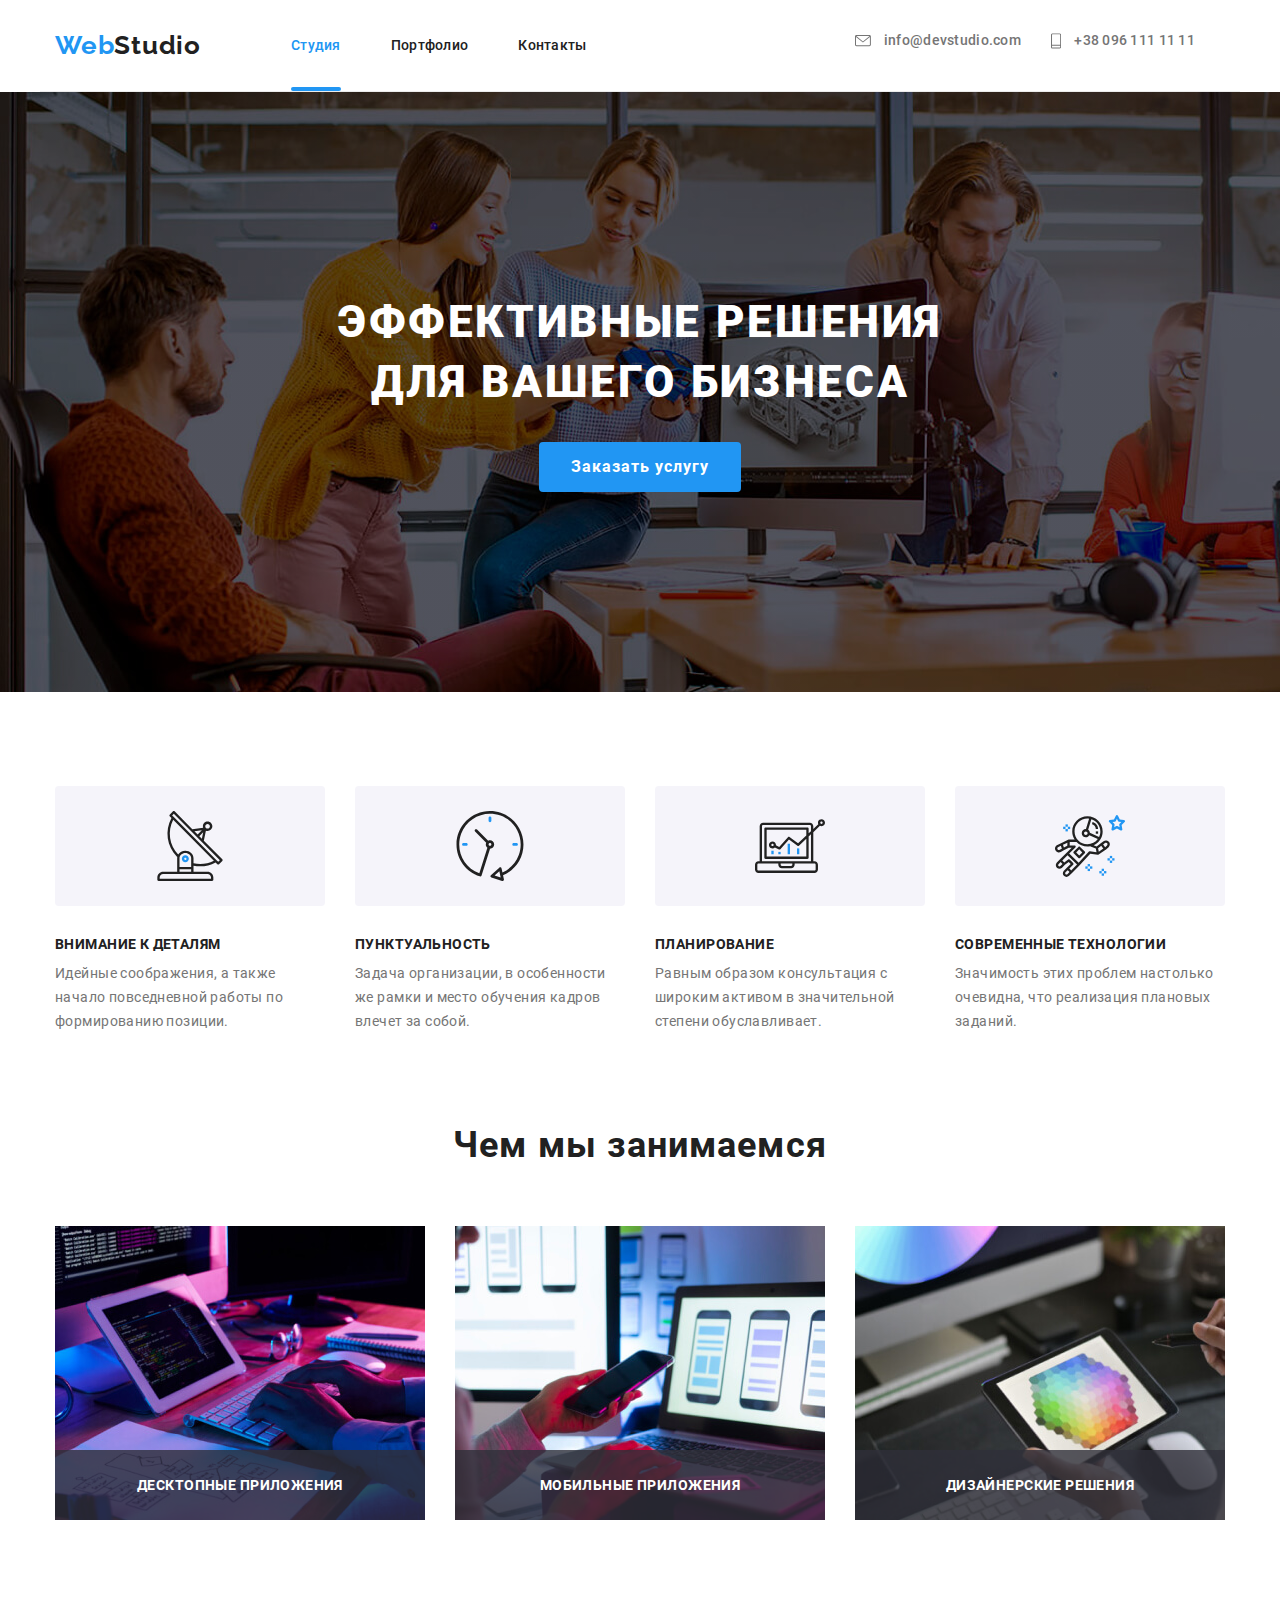
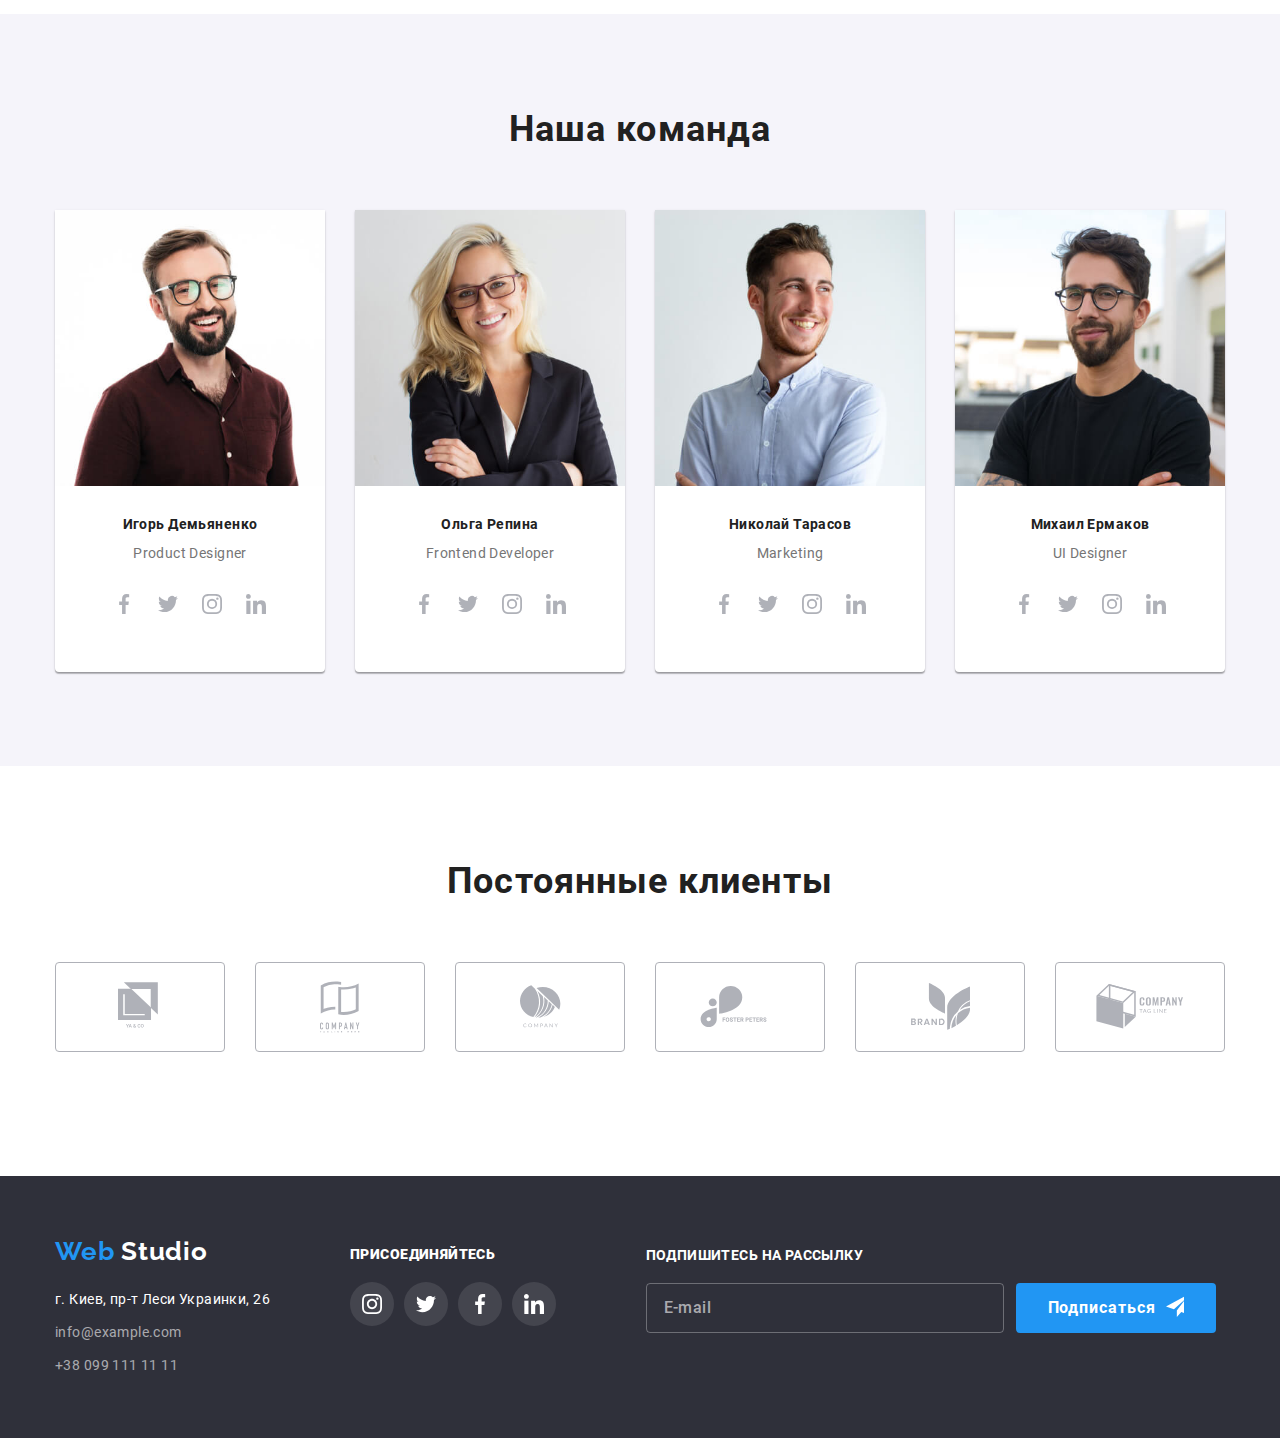
<file: index.html>
<!DOCTYPE html>
<html lang="ru">
  <head>
    <meta charset="UTF-8" />
    <meta name="viewport" content="width=device-width, initial-scale=1.0" />
    <title>Web Studio</title>
    <link rel="stylesheet" href="./css/main.min.css" />
  </head>

  <body>
    <header class="header-page">
      <div class="container navigation">
        <a href="./" class="logo-header"
          ><span class="logo-web">Web</span>Studio</a
        >
        <button type="button" class="btn-bg is-open" data-menu-button>
          <svg
            width="30"
            height="30"
            aria-label="Переключатель мобильного меню"
          >
            <use
              class="icon-menu"
              href="./img/icons/sprite.svg#icon-menu-mob"
            ></use>
            <use
              class="icon-close"
              href="./img/icons/sprite.svg#icon-close"
            ></use>
          </svg>
        </button>

        <div class="bg-menu" data-menu>
          <nav>
            <ul class="list nav-list">
              <li class="nav-list-item">
                <a href="./index.html" class="menu-link current"> Студия </a>
              </li>
              <li class="nav-list-item">
                <a href="./portfolio.html" class="menu-link">Портфолио</a>
              </li>
              <li class="nav-list-item">
                <a href="#" class="menu-link">Контакты</a>
              </li>
            </ul>
          </nav>

          <div class="link-list">
            <a href="mailto:info@devstudio.com" class="contacts-link"
              ><svg class="mail-link" width="16" height="12">
                <use href="./img/icons/sprite.svg#icon-letter"></use>
              </svg>
              info@devstudio.com
            </a>

            <a href="tel:+380961111111" class="contacts-link"
              ><svg class="mail-link" width="10" height="16">
                <use href="./img/icons/sprite.svg#icon-mobile"></use>
              </svg>
              +38 096 111 11 11
            </a>
          </div>
        </div>
      </div>
    </header>
    <main>
      <!--Hero-->
      <section class="section-hero">
        <div class="container">
          <h1 class="hero-title">
            ЭФФЕКТИВНЫЕ РЕШЕНИЯ <br />
            ДЛЯ ВАШЕГО БИЗНЕСА
          </h1>
          <button type="button" class="btn hero-btn" data-modal-open>
            Заказать услугу
          </button>
        </div>
      </section>

      <!--Our benefits-->
      <section class="benefits">
        <!--there is h2, so next there are h3 in this section, not <p>-->
        <div class="container">
          <h2 hidden>Our benefits</h2>
          <ul class="list benefits-list">
            <li class="benefits-item item-details">
              <h3 class="benefits-title">ВНИМАНИЕ К ДЕТАЛЯМ</h3>
              <p class="main-text">
                Идейные соображения, а также начало повседневной работы по
                формированию позиции.
              </p>
            </li>
            <li class="benefits-item item-punctual">
              <h3 class="benefits-title">ПУНКТУАЛЬНОСТЬ</h3>
              <p class="main-text">
                Задача организации, в особенности же рамки и место обучения
                кадров влечет за собой.
              </p>
            </li>
            <li class="benefits-item item-planing">
              <h3 class="benefits-title">ПЛАНИРОВАНИЕ</h3>
              <p class="main-text">
                Равным образом консультация с широким активом в значительной
                степени обуславливает.
              </p>
            </li>
            <li class="benefits-item item-technology">
              <h3 class="benefits-title">СОВРЕМЕННЫЕ ТЕХНОЛОГИИ</h3>
              <p class="main-text">
                Значимость этих проблем настолько очевидна, что реализация
                плановых заданий.
              </p>
            </li>
          </ul>
        </div>
      </section>

      <!--What do we do-->
      <section class="section-what-we-do">
        <div class="container what-we-do">
          <h2 class="section-title">Чем мы занимаемся</h2>
          <ul class="list what-we-do-list">
            <li class="what-we-do-item">
              <picture>
                <source srcset="./img_respons/work-list/d-app/img.jpg 1x" />
                <source srcset="./img_respons/work-list/d-app/img@2x.jpg 2x" />

                <img
                  src="./img_respons/work-list/d-app/img.jpg"
                  alt="Десктопные
              приложения"
                  width="370"
                />
              </picture>

              <p class="what-we-do-text">ДЕСКТОПНЫЕ ПРИЛОЖЕНИЯ</p>
            </li>
            <li class="what-we-do-item">
              <picture>
                <source srcset="./img_respons/work-list/m-app/img.jpg 1x" />
                <source srcset="./img_respons/work-list/m-app/img@2x.jpg 2x" />

                <img
                  src="./img_respons/work-list/m-app/img.jpg"
                  alt="Мобильные приложения"
                  width="370"
                />
              </picture>

              <p class="what-we-do-text">МОБИЛЬНЫЕ ПРИЛОЖЕНИЯ</p>
            </li>
            <li class="what-we-do-item">
              <picture>
                <source srcset="./img_respons/work-list/design/img.jpg 1x" />
                <source srcset="./img_respons/work-list/design/img@2x.jpg 2x" />

                <img
                  src="./img_respons/work-list/design/img.jpg"
                  alt="Дизайнерские решения"
                  width="370"
                />
              </picture>

              <p class="what-we-do-text">ДИЗАЙНЕРСКИЕ РЕШЕНИЯ</p>
            </li>
          </ul>
        </div>
      </section>

      <!--Our team-->
      <section class="our-team">
        <div class="container">
          <h2 class="section-title">Наша команда</h2>
          <ul class="list team-list">
            <li class="person-list">
              <picture>
                <source
                  srcset="
                    ./img_respons/team/demjanenko-desk/img.jpg    1x,
                    ./img_respons/team/demjanenko-desk/img@2x.jpg 2x
                  "
                  media="(min-widht: 1200px)"
                />
                <source
                  srcset="
                    ./img_respons/team/demjanenko-tab/team1.jpg    1x,
                    ./img_respons/team/demjanenko-tab/team1@2x.jpg 2x
                  "
                  media="(min-widht: 768px)"
                />

                <source
                  srcset="
                    ./img_respons/team/demjanenko-mob/img.jpg    1x,
                    ./img_respons/team/demjanenko-mob/img@2x.jpg 2x
                  "
                  media="(max-widht: 767px)"
                />
                <img
                  src="./img_respons/team/demjanenko-mob/img.jpg"
                  alt="Игорь Демьяненко"
                  width="450"
                />
              </picture>

              <h3 class="names">Игорь Демьяненко</h3>
              <p class="main-text">Product Designer</p>
              <ul class="list team-social-link-list">
                <li>
                  <a
                    href="#"
                    aria-label="ссылка Facebook"
                    class="team-social-link"
                  >
                    <svg class="link-icon" width="20" height="20">
                      <use href="./img/icons/sprite.svg#icon-facebook"></use>
                    </svg>
                  </a>
                </li>
                <li>
                  <a
                    href="#"
                    aria-label="ссылка Twitter"
                    class="team-social-link"
                  >
                    <svg class="link-icon" width="20" height="20">
                      <use href="./img/icons/sprite.svg#icon-twitter"></use>
                    </svg>
                  </a>
                </li>
                <li>
                  <a
                    href="#"
                    aria-label="ссылка Instagram"
                    class="team-social-link"
                  >
                    <svg class="link-icon" width="20" height="20">
                      <use href="./img/icons/sprite.svg#icon-instagram"></use>
                    </svg>
                  </a>
                </li>
                <li>
                  <a
                    href="#"
                    aria-label="ссылка LinkIn"
                    class="team-social-link"
                  >
                    <svg class="link-icon" width="20" height="20">
                      <use href="./img/icons/sprite.svg#icon-linkedin"></use>
                    </svg>
                  </a>
                </li>
              </ul>
            </li>
            <li class="person-list">
              <picture>
                <source
                  srcset="
                    ./img_respons/team/repina-desk/img.jpg    1x,
                    ./img_respons/team/repina-desk/img@2x.jpg 2x
                  "
                  media="(min-widht: 1200px)"
                />
                <source
                  srcset="
                    ./img_respons/team/repina-tab/img.jpg    1x,
                    ./img_respons/team/repina-tab/img@2x.jpg 2x
                  "
                  media="(min-widht: 768px)"
                />

                <source
                  srcset="
                    ./img_respons/team/repina-mob/img.jpg    1x,
                    ./img_respons/team/repina-mob/img@2x.jpg 2x
                  "
                  media="(max-widht: 767px)"
                />
                <img
                  src="./img_respons/team/repina-mob/img.jpg"
                  alt="Ольга Репина"
                  width="450"
                />
              </picture>

              <h3 class="names">Ольга Репина</h3>
              <p class="main-text">Frontend Developer</p>
              <ul class="list team-social-link-list">
                <li>
                  <a
                    href="#"
                    aria-label="ссылка Facebook"
                    class="team-social-link"
                  >
                    <svg class="link-icon" width="20" height="20">
                      <use href="./img/icons/sprite.svg#icon-facebook"></use>
                    </svg>
                  </a>
                </li>
                <li>
                  <a
                    href="#"
                    aria-label="ссылка Twitter"
                    class="team-social-link"
                  >
                    <svg class="link-icon" width="20" height="20">
                      <use href="./img/icons/sprite.svg#icon-twitter"></use>
                    </svg>
                  </a>
                </li>
                <li>
                  <a
                    href="#"
                    aria-label="ссылка Instagram"
                    class="team-social-link"
                  >
                    <svg class="link-icon" width="20" height="20">
                      <use href="./img/icons/sprite.svg#icon-instagram"></use>
                    </svg>
                  </a>
                </li>
                <li>
                  <a
                    href="#"
                    aria-label="ссылка LinkIn"
                    class="team-social-link"
                  >
                    <svg class="link-icon" width="20" height="20">
                      <use href="./img/icons/sprite.svg#icon-linkedin"></use>
                    </svg>
                  </a>
                </li>
              </ul>
            </li>

            <li class="person-list">
              <picture>
                <source
                  srcset="
                    ./img_respons/team/tarasov-desk/img.jpg    1x,
                    ./img_respons/team/tarasov-desk/img@2x.jpg 2x
                  "
                  media="(min-widht: 1200px)"
                />
                <source
                  srcset="
                    ./img_respons/team/tarasov-tab/img.jpg    1x,
                    ./img_respons/team/tarasov-tab/img@2x.jpg 2x
                  "
                  media="(min-widht: 768px)"
                />

                <source
                  srcset="
                    ./img_respons/team/tarasov-mob/img.jpg    1x,
                    ./img_respons/team/tarasov-mob/img@2x.jpg 2x
                  "
                  media="(max-widht: 767px)"
                />
                <img
                  src="./img_respons/team/tarasov-mob/img.jpg"
                  alt="Николай Тарасов"
                  width="450"
                />
              </picture>

              <h3 class="names">Николай Тарасов</h3>
              <p class="main-text">Marketing</p>
              <ul class="list team-social-link-list">
                <li>
                  <a
                    href="#"
                    aria-label="ссылка Facebook"
                    class="team-social-link"
                  >
                    <svg class="link-icon" width="20" height="20">
                      <use href="./img/icons/sprite.svg#icon-facebook"></use>
                    </svg>
                  </a>
                </li>
                <li>
                  <a
                    href="#"
                    aria-label="ссылка Twitter"
                    class="team-social-link"
                  >
                    <svg class="link-icon" width="20" height="20">
                      <use href="./img/icons/sprite.svg#icon-twitter"></use>
                    </svg>
                  </a>
                </li>
                <li>
                  <a
                    href="#"
                    aria-label="ссылка Instagram"
                    class="team-social-link"
                  >
                    <svg class="link-icon" width="20" height="20">
                      <use href="./img/icons/sprite.svg#icon-instagram"></use>
                    </svg>
                  </a>
                </li>
                <li>
                  <a
                    href="#"
                    aria-label="ссылка LinkIn"
                    class="team-social-link"
                  >
                    <svg class="link-icon" width="20" height="20">
                      <use href="./img/icons/sprite.svg#icon-linkedin"></use>
                    </svg>
                  </a>
                </li>
              </ul>
            </li>
            <li class="person-list">
              <picture>
                <source
                  srcset="
                    ./img_respons/team/ermakov-desk/img.jpg    1x,
                    ./img_respons/team/ermakov-desk/img@2x.jpg 2x
                  "
                  media="(min-widht: 1200px)"
                />
                <source
                  srcset="
                    ./img_respons/team/ermakov-tab/img.jpg    1x,
                    ./img_respons/team/ermakov-tab/img@2x.jpg 2x
                  "
                  media="(min-widht: 768px)"
                />

                <source
                  srcset="
                    ./img_respons/team/ermakov-mob/img.jpg    1x,
                    ./img_respons/team/ermakov-mob/img@2x.jpg 2x
                  "
                  media="(max-widht: 767px)"
                />
                <img
                  src="./img_respons/team/ermakov-mob/img.jpg"
                  alt="Михаил Ермаков"
                  width="450"
                />
              </picture>

              <h3 class="names">Михаил Ермаков</h3>
              <p class="main-text">UI Designer</p>
              <ul class="list team-social-link-list">
                <li>
                  <a
                    href="#"
                    aria-label="ссылка Facebook"
                    class="team-social-link"
                  >
                    <svg class="link-icon" width="20" height="20">
                      <use href="./img/icons/sprite.svg#icon-facebook"></use>
                    </svg>
                  </a>
                </li>
                <li>
                  <a
                    href="#"
                    aria-label="ссылка Twitter"
                    class="team-social-link"
                  >
                    <svg class="link-icon" width="20" height="20">
                      <use href="./img/icons/sprite.svg#icon-twitter"></use>
                    </svg>
                  </a>
                </li>
                <li>
                  <a
                    href="#"
                    aria-label="ссылка Instagram"
                    class="team-social-link"
                  >
                    <svg class="link-icon" width="20" height="20">
                      <use href="./img/icons/sprite.svg#icon-instagram"></use>
                    </svg>
                  </a>
                </li>
                <li>
                  <a
                    href="#"
                    aria-label="ссылка LinkIn"
                    class="team-social-link"
                  >
                    <svg class="link-icon" width="20" height="20">
                      <use href="./img/icons/sprite.svg#icon-linkedin"></use>
                    </svg>
                  </a>
                </li>
              </ul>
            </li>
          </ul>
        </div>
      </section>
      <!--Clients-->
      <section>
        <div class="container">
          <h2 class="section-title">Постоянные клиенты</h2>
          <ul class="list clients-list">
            <li class="clients-list-item">
              <a href="#" aria-label="ссылка YA & CO" class="logo-list">
                <svg class="logo" width="44" height="49">
                  <use href="./img/icons/sprite.svg#icon-logo1"></use>
                </svg>
              </a>
            </li>
            <li class="clients-list-item">
              <a href="#" aria-label="ссылка YA & CO" class="logo-list">
                <svg class="logo" width="40" height="52">
                  <use href="./img/icons/sprite.svg#icon-logo2"></use>
                </svg>
              </a>
            </li>
            <li class="clients-list-item">
              <a href="#" aria-label="ссылка YA & CO" class="logo-list">
                <svg class="logo" width="41" height="43">
                  <use href="./img/icons/sprite.svg#icon-logo3"></use>
                </svg>
              </a>
            </li>
            <li class="clients-list-item">
              <a href="#" aria-label="ссылка YA & CO" class="logo-list">
                <svg class="logo" width="80" height="42">
                  <use href="./img/icons/sprite.svg#icon-logo4"></use>
                </svg>
              </a>
            </li>
            <li class="clients-list-item">
              <a href="#" aria-label="ссылка YA & CO" class="logo-list">
                <svg class="logo" width="59" height="47">
                  <use href="./img/icons/sprite.svg#icon-logo5"></use>
                </svg>
              </a>
            </li>
            <li class="clients-list-item">
              <a href="#" aria-label="ссылка YA & CO" class="logo-list">
                <svg class="logo" width="88" height="45">
                  <use href="./img/icons/sprite.svg#icon-logo6"></use>
                </svg>
              </a>
            </li>
          </ul>
        </div>
      </section>
    </main>

    <footer class="footer">
      <div class="container footer-container">
        <div class="tablet-footer">
          <div class="footer-div">
            <a href="./" class="logo-footer"
              ><span class="logo-web">Web </span>Studio</a
            >
            <address class="address">
              <p>г. Киев, пр-т Леси Украинки, 26</p>
              <a href="mailto:info@example.com" class="address-link"
                >info@example.com</a
              >
              <a href="tel:+380991111111" class="address-link"
                >+38 099 111 11 11</a
              >
            </address>
          </div>

          <!--JoinUS-->
          <div class="join-us footer-div">
            <p><b>ПРИСОЕДИНЯЙТЕСЬ</b></p>
            <ul class="list join-us-list">
              <li class="join-us-list-item item-instagram">
                <a href="#" aria-label="ссылка Instagram"></a>
              </li>
              <li class="join-us-list-item item-twitter">
                <a href="#" aria-label="ссылка Twitter"></a>
              </li>
              <li class="join-us-list-item item-facebook">
                <a href="#" aria-label="ссылка Facebook"></a>
              </li>
              <li class="join-us-list-item item-linkin">
                <a href="#" aria-label="ссылка LinkIn"></a>
              </li>
            </ul>
          </div>
        </div>
        <!--for mailing-block-->
        <div class="mailing">
          <p><b>ПОДПИШИТЕСЬ НА РАССЫЛКУ</b></p>
          <div class="mailing-block">
            <input
              type="mail"
              class="input-mailing-block"
              placeholder="E-mail"
            />
            <button type="button" class="btn">Подписаться</button>
          </div>
        </div>
      </div>
    </footer>

    <div class="backdrop is-hidden" data-modal>
      <div class="modal">
        <h2 class="modal-title">Оставьте свои данные, мы вам перезвоним</h2>
        <form class="form">
          <div class="form-field">
            <input
              type="name"
              class="modal-text form-field-input"
              name="Имя"
              id="name"
            />
            <label for="name" class="form-field-label">Имя</label>
            <svg class="form-logo" width="18" height="18">
              <use href="./img/icons/sprite.svg#icon-person"></use>
            </svg>
          </div>

          <div class="form-field">
            <svg class="form-logo" width="18" height="18">
              <use href="./img/icons/sprite.svg#icon-phone"></use>
            </svg>

            <input
              type="name"
              class="modal-text form-field-input"
              name="Имя"
              id="name"
            />
            <label for="name" class="form-field-label">Телефон</label>
          </div>

          <div class="form-field">
            <svg class="form-logo" width="18" height="18">
              <use href="./img/icons/sprite.svg#icon-mletter"></use>
            </svg>

            <input
              type="name"
              class="modal-text form-field-input"
              name="Имя"
              id="name"
            />
            <label for="name" class="form-field-label">Почта</label>
          </div>

          <div class="form-field">
            <textarea
              name="comment"
              class="modal-text form-field-textarea"
              rows="5"
              placeholder="Введите текст"
            ></textarea>
            <label for="name" class="form-field-label">Комментарий</label>
          </div>

          <div class="form-field-agree">
            <label class="form-field-agree-label">
              <input type="checkbox" class="form-field-agree-input" />
              <span class="checked-icon"></span>
              Соглашаюсь с рассылкой и принимаю
            </label>

            <a href="#" class="form-field-link">Условия договора</a>
          </div>

          <button type="button" class="btn">Отправить</button>
        </form>
        <button type="button" class="modal-button" data-modal-close>
          <svg class="modal-icon" width="25" height="25">
            <use href="./img/icons/sprite.svg#icon-close"></use>
          </svg>
        </button>
      </div>
    </div>

    <script src="./js/menu.js"></script>
    <script src="./js/modal.js"></script>
  </body>
</html>
</file>
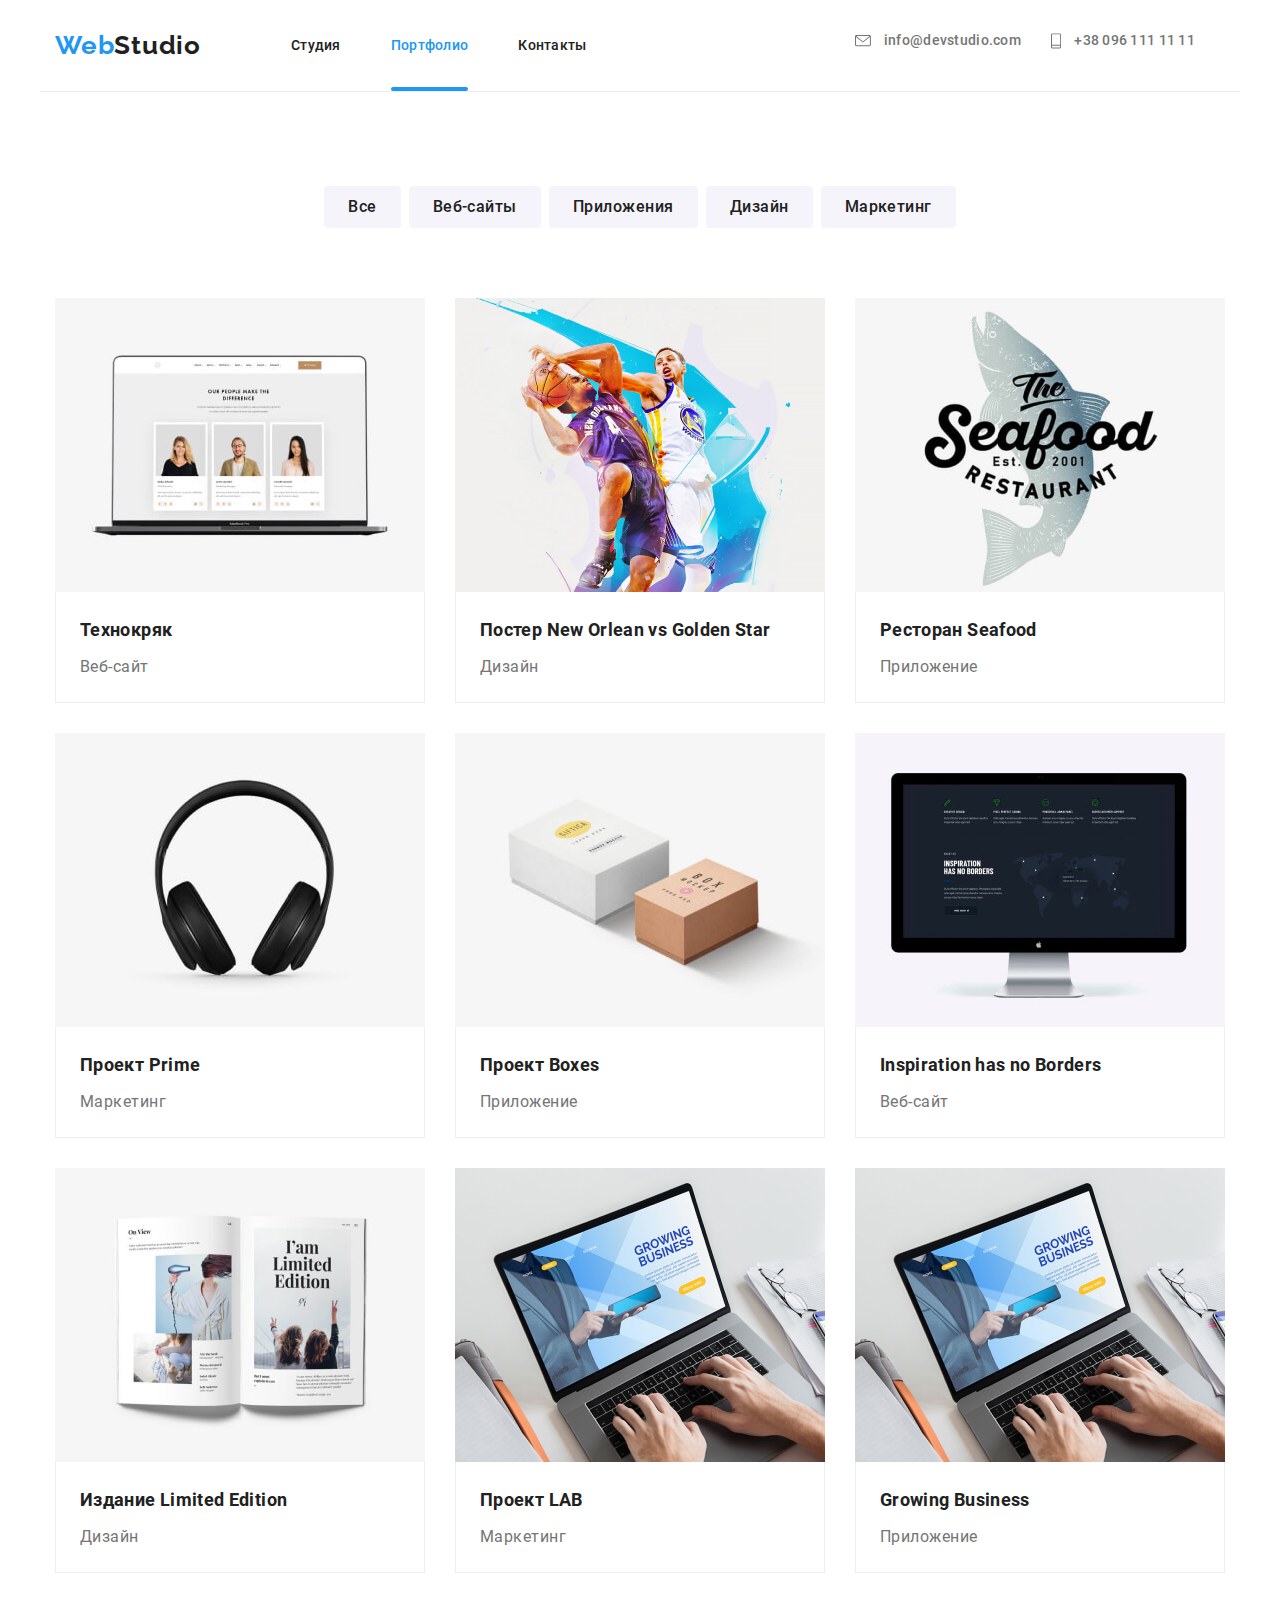
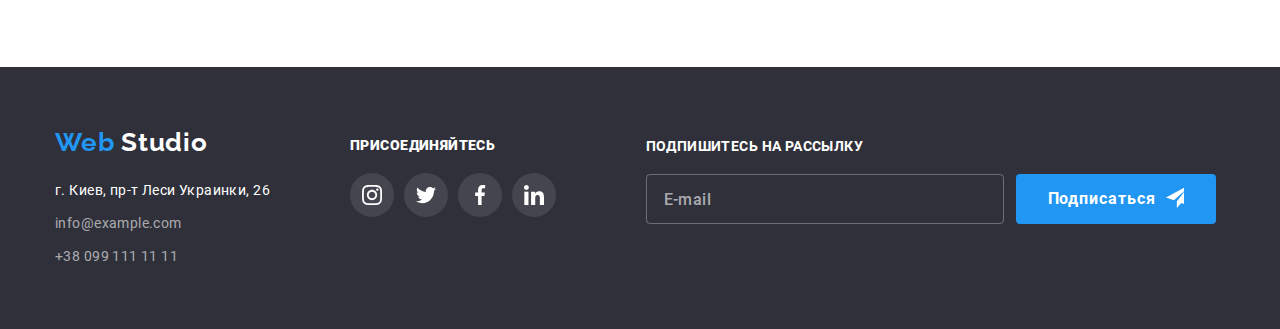
<file: portfolio.html>
<!DOCTYPE html>
<html lang="ru">
  <head>
    <meta charset="UTF-8" />
    <meta name="viewport" content="width=device-width, initial-scale=1.0" />
    <title>Portfolio</title>
    <link rel="stylesheet" href="./css/portfolio.min.css" />
  </head>

  <body>
    <header class="header-page">
      <div class="container navigation">
        <a href="./" class="logo-header"
          ><span class="logo-web">Web</span>Studio</a
        >
        <button type="button" class="btn-bg is-open" data-menu-button>
          <svg
            width="30"
            height="30"
            aria-label="Переключатель мобильного меню"
          >
            <use
              class="icon-menu"
              href="./img/icons/sprite.svg#icon-menu-mob"
            ></use>
            <use
              class="icon-close"
              href="./img/icons/sprite.svg#icon-close"
            ></use>
          </svg>
        </button>

        <div class="bg-menu" data-menu>
          <nav>
            <ul class="list nav-list">
              <li class="nav-list-item">
                <a href="./index.html" class="menu-link"> Студия </a>
              </li>
              <li class="nav-list-item">
                <a href="./portfolio.html" class="menu-link current"
                  >Портфолио</a
                >
              </li>
              <li class="nav-list-item">
                <a href="#" class="menu-link">Контакты</a>
              </li>
            </ul>
          </nav>

          <div class="link-list">
            <a href="mailto:info@devstudio.com" class="contacts-link"
              ><svg class="mail-link" width="16" height="12">
                <use href="./img/icons/sprite.svg#icon-letter"></use>
              </svg>
              info@devstudio.com
            </a>

            <a href="tel:+380961111111" class="contacts-link"
              ><svg class="mail-link" width="10" height="16">
                <use href="./img/icons/sprite.svg#icon-mobile"></use>
              </svg>
              +38 096 111 11 11
            </a>
          </div>
        </div>
      </div>
    </header>
    <main>
      <h1 hidden>Portfolio</h1>
      <!--Projects-->
      <section class="section-portfolio">
        <div class="container pf-container">
          <ul class="list button-list">
            <li class="button-list-item">
              <button type="button" class="btn-portfolio">Все</button>
            </li>
            <li class="button-list-item">
              <button type="button" class="btn-portfolio">Веб-сайты</button>
            </li>
            <li class="button-list-item">
              <button type="button" class="btn-portfolio">Приложения</button>
            </li>
            <li class="button-list-item">
              <button type="button" class="btn-portfolio">Дизайн</button>
            </li>
            <li class="button-list-item">
              <button type="button" class="btn-portfolio">Маркетинг</button>
            </li>
          </ul>
        </div>
        <div class="container">
          <ul class="list projects-list">
            <li class="projects-list-item">
              <a href="#" aria-label="ссылка Технокряк" class="project-link">
                <div class="portfolio-box">
                  <picture>
                    <source
                      srcset="
                        ./img_respons/projects/pr1-des/img.jpg    1x,
                        ./img_respons/projects/pr1-des/img@2x.jpg 2x
                      "
                      media="(min-width: 1200px)"
                    />
                    <source
                      srcset="
                        ./img_respons/projects/pr1-tab/img.jpg    1x,
                        ./img_respons/projects/pr1-tab/img@2x.jpg 2x
                      "
                      media="(min-width: 768px)"
                    />
                    <source
                      srcset="
                        ./img_respons/projects/pr1-mob/img.jpg    1x,
                        ./img_respons/projects/pr1-mob/img@2x.jpg 2x
                      "
                      media="(max-width: 767px)"
                    />

                    <img
                      src="./img_respons/projects/pr1-mob/img.jpg"
                      alt="Технокряк"
                      width="450"
                    />
                  </picture>

                  <p class="text-portfolio-box">
                    Технокряк это современная площадка распространения
                    коронавируса. Компании используют эту платформу для
                    цифрового шпионажа и атак на защищённые сервера конкурентов.
                  </p>
                </div>
                <div class="text-border">
                  <h3 class="names-pf">Технокряк</h3>
                  <p class="text-pf">Веб-сайт</p>
                </div>
              </a>
            </li>
            <li class="projects-list-item">
              <a
                href="#"
                aria-label="Постер New Orlean vs Golden Star"
                class="project-link"
              >
                <div class="portfolio-box">
                  <picture>
                    <source
                      srcset="
                        ./img_respons/projects/pr2-des/img.jpg    1x,
                        ./img_respons/projects/pr2-des/img@2x.jpg 2x
                      "
                      media="(min-width: 1200px)"
                    />
                    <source
                      srcset="
                        ./img_respons/projects/pr2-tab/img.jpg    1x,
                        ./img_respons/projects/pr2-tab/img@2x.jpg 2x
                      "
                      media="(min-width: 768px)"
                    />
                    <source
                      srcset="
                        ./img_respons/projects/pr2-mob/img.jpg    1x,
                        ./img_respons/projects/pr2-mob/img@2x.jpg 2x
                      "
                      media="(max-width: 767px)"
                    />

                    <img
                      src="./img_respons/projects/pr2-mob/img.jpg"
                      alt="Технокряк"
                      width="450"
                    />
                  </picture>

                  <p class="text-portfolio-box">
                    Технокряк это современная площадка распространения
                    коронавируса. Компании используют эту платформу для
                    цифрового шпионажа и атак на защищённые сервера конкурентов.
                  </p>
                </div>
                <div class="text-border">
                  <h3 lang="eng" class="names-pf">
                    Постер New Orlean vs Golden Star
                  </h3>
                  <p class="text-pf">Дизайн</p>
                </div>
              </a>
            </li>
            <li class="projects-list-item">
              <a href="#" aria-label="Ресторан Seafood" class="project-link"
                ><div class="portfolio-box">
                  <picture>
                    <source
                      srcset="
                        ./img_respons/projects/pr3-des/img.jpg    1x,
                        ./img_respons/projects/pr3-des/img@2x.jpg 2x
                      "
                      media="(min-width: 1200px)"
                    />
                    <source
                      srcset="
                        ./img_respons/projects/pr3-tab/img.jpg    1x,
                        ./img_respons/projects/pr3-tab/img@2x.jpg 2x
                      "
                      media="(min-width: 768px)"
                    />
                    <source
                      srcset="
                        ./img_respons/projects/pr3-mob/img.jpg    1x,
                        ./img_respons/projects/pr3-mob/img@2x.jpg 2x
                      "
                      media="(max-width: 767px)"
                    />

                    <img
                      src="./img_respons/projects/pr3-mob/img.jpg"
                      alt="Технокряк"
                      width="450"
                    />
                  </picture>

                  <p class="text-portfolio-box">
                    Технокряк это современная площадка распространения
                    коронавируса. Компании используют эту платформу для
                    цифрового шпионажа и атак на защищённые сервера конкурентов.
                  </p>
                </div>
                <div class="text-border">
                  <h3 class="names-pf">Ресторан Seafood</h3>
                  <p class="text-pf">Приложение</p>
                </div>
              </a>
            </li>
            <li class="projects-list-item">
              <a href="#" aria-label="Проект Prime" class="project-link"
                ><div class="portfolio-box">
                  <picture>
                    <source
                      srcset="
                        ./img_respons/projects/pr4-des/img.jpg    1x,
                        ./img_respons/projects/pr4-des/img@2x.jpg 2x
                      "
                      media="(min-width: 1200px)"
                    />
                    <source
                      srcset="
                        ./img_respons/projects/pr4-tab/img.jpg    1x,
                        ./img_respons/projects/pr4-tab/img@2x.jpg 2x
                      "
                      media="(min-width: 768px)"
                    />
                    <source
                      srcset="
                        ./img_respons/projects/pr4-mob/img.jpg    1x,
                        ./img_respons/projects/pr4-mob/img@2x.jpg 2x
                      "
                      media="(max-width: 767px)"
                    />

                    <img
                      src="./img_respons/projects/pr4-mob/img.jpg"
                      alt="Технокряк"
                      width="450"
                    />
                  </picture>

                  <p class="text-portfolio-box">
                    Технокряк это современная площадка распространения
                    коронавируса. Компании используют эту платформу для
                    цифрового шпионажа и атак на защищённые сервера конкурентов.
                  </p>
                </div>
                <div class="text-border">
                  <h3 class="names-pf">Проект Prime</h3>
                  <p class="text-pf">Маркетинг</p>
                </div>
              </a>
            </li>
            <li class="projects-list-item">
              <a href="#" aria-label="Проект Boxes" class="project-link"
                ><div class="portfolio-box">
                  <picture>
                    <source
                      srcset="
                        ./img_respons/projects/pr5-des/img.jpg    1x,
                        ./img_respons/projects/pr5-des/img@2x.jpg 2x
                      "
                      media="(min-width: 1200px)"
                    />
                    <source
                      srcset="
                        ./img_respons/projects/pr5-tab/img.jpg    1x,
                        ./img_respons/projects/pr5-tab/img@2x.jpg 2x
                      "
                      media="(min-width: 768px)"
                    />
                    <source
                      srcset="
                        ./img_respons/projects/pr5-mob/img.jpg    1x,
                        ./img_respons/projects/pr5-mob/img@2x.jpg 2x
                      "
                      media="(max-width: 767px)"
                    />

                    <img
                      src="./img_respons/projects/pr5-mob/img.jpg"
                      alt="Технокряк"
                      width="450"
                    />
                  </picture>

                  <p class="text-portfolio-box">
                    Технокряк это современная площадка распространения
                    коронавируса. Компании используют эту платформу для
                    цифрового шпионажа и атак на защищённые сервера конкурентов.
                  </p>
                </div>
                <div class="text-border">
                  <h3 class="names-pf">Проект Boxes</h3>
                  <p class="text-pf">Приложение</p>
                </div>
              </a>
            </li>
            <li class="projects-list-item">
              <a
                href="#"
                aria-label="Inspiration has no Borders"
                class="project-link"
                ><div class="portfolio-box">
                  <picture>
                    <source
                      srcset="
                        ./img_respons/projects/pr6-des/img.jpg    1x,
                        ./img_respons/projects/pr6-des/img@2x.jpg 2x
                      "
                      media="(min-width: 1200px)"
                    />
                    <source
                      srcset="
                        ./img_respons/projects/pr6-tab/img.jpg    1x,
                        ./img_respons/projects/pr6-tab/img@2x.jpg 2x
                      "
                      media="(min-width: 768px)"
                    />
                    <source
                      srcset="
                        ./img_respons/projects/pr6-mob/img.jpg    1x,
                        ./img_respons/projects/pr6-mob/img@2x.jpg 2x
                      "
                      media="(max-width: 767px)"
                    />

                    <img
                      src="./img_respons/projects/pr6-mob/img.jpg"
                      alt="Технокряк"
                      width="450"
                    />
                  </picture>

                  <p class="text-portfolio-box">
                    Технокряк это современная площадка распространения
                    коронавируса. Компании используют эту платформу для
                    цифрового шпионажа и атак на защищённые сервера конкурентов.
                  </p>
                </div>
                <div class="text-border">
                  <h3 lang="eng" class="names-pf">
                    Inspiration has no Borders
                  </h3>
                  <p class="text-pf">Веб-сайт</p>
                </div>
              </a>
            </li>
            <li class="projects-list-item">
              <a
                href="#"
                aria-label="Издание Limited Edition"
                class="project-link"
                ><div class="portfolio-box">
                  <picture>
                    <source
                      srcset="
                        ./img_respons/projects/pr7-des/img.jpg    1x,
                        ./img_respons/projects/pr7-des/img@2x.jpg 2x
                      "
                      media="(min-width: 1200px)"
                    />
                    <source
                      srcset="
                        ./img_respons/projects/pr7-tab/img.jpg    1x,
                        ./img_respons/projects/pr7-tab/img@2x.jpg 2x
                      "
                      media="(min-width: 768px)"
                    />
                    <source
                      srcset="
                        ./img_respons/projects/pr7-mob/img.jpg    1x,
                        ./img_respons/projects/pr7-mob/img@2x.jpg 2x
                      "
                      media="(max-width: 767px)"
                    />

                    <img
                      src="./img_respons/projects/pr7-mob/img.jpg"
                      alt="Технокряк"
                      width="450"
                    />
                  </picture>

                  <p class="text-portfolio-box">
                    Технокряк это современная площадка распространения
                    коронавируса. Компании используют эту платформу для
                    цифрового шпионажа и атак на защищённые сервера конкурентов.
                  </p>
                </div>
                <div class="text-border">
                  <h3 class="names-pf">Издание Limited Edition</h3>
                  <p class="text-pf">Дизайн</p>
                </div>
              </a>
            </li>
            <li class="projects-list-item">
              <a href="#" aria-label="Проект LAB" class="project-link"
                ><div class="portfolio-box">
                  <picture>
                    <source
                      srcset="
                        ./img_respons/projects/pr8-des/img.jpg    1x,
                        ./img_respons/projects/pr8-des/img@2x.jpg 2x
                      "
                      media="(min-width: 1200px)"
                    />
                    <source
                      srcset="
                        ./img_respons/projects/pr8-tab/img.jpg    1x,
                        ./img_respons/projects/pr8-tab/img@2x.jpg 2x
                      "
                      media="(min-width: 768px)"
                    />
                    <source
                      srcset="
                        ./img_respons/projects/pr8-mob/img.jpg    1x,
                        ./img_respons/projects/pr8-mob/img@2x.jpg 2x
                      "
                      media="(max-width: 767px)"
                    />

                    <img
                      src="./img_respons/projects/pr8-mob/img.jpg"
                      alt="Технокряк"
                      width="450"
                    />
                  </picture>

                  <p class="text-portfolio-box">
                    Технокряк это современная площадка распространения
                    коронавируса. Компании используют эту платформу для
                    цифрового шпионажа и атак на защищённые сервера конкурентов.
                  </p>
                </div>
                <div class="text-border">
                  <h3 class="names-pf">Проект LAB</h3>
                  <p class="text-pf">Маркетинг</p>
                </div>
              </a>
            </li>
            <li class="projects-list-item">
              <a href="#" aria-label="Growing Business" class="project-link">
                <div class="portfolio-box">
                  <picture>
                    <source
                      srcset="
                        ./img_respons/projects/pr9-des/img.jpg    1x,
                        ./img_respons/projects/pr9-des/img@2x.jpg 2x
                      "
                      media="(min-width: 1200px)"
                    />
                    <source
                      srcset="
                        ./img_respons/projects/pr9-tab/img.jpg    1x,
                        ./img_respons/projects/pr9-tab/img@2x.jpg 2x
                      "
                      media="(min-width: 768px)"
                    />
                    <source
                      srcset="
                        ./img_respons/projects/pr9-mob/img.jpg    1x,
                        ./img_respons/projects/pr9-mob/img@2x.jpg 2x
                      "
                      media="(max-width: 767px)"
                    />

                    <img
                      src="./img_respons/projects/pr9-mob/img.jpg"
                      alt="Технокряк"
                      width="450"
                    />
                  </picture>

                  <p class="text-portfolio-box">
                    Технокряк это современная площадка распространения
                    коронавируса. Компании используют эту платформу для
                    цифрового шпионажа и атак на защищённые сервера конкурентов.
                  </p>
                </div>
                <div class="text-border">
                  <h3 lang="eng" class="names-pf">Growing Business</h3>
                  <p class="text-pf">Приложение</p>
                </div>
              </a>
            </li>
          </ul>
        </div>
      </section>
    </main>

    <footer class="footer">
      <div class="container footer-container">
        <div class="tablet-footer">
          <div class="footer-div">
            <a href="./" class="logo-footer"
              ><span class="logo-web">Web </span>Studio</a
            >
            <address class="address">
              <p>г. Киев, пр-т Леси Украинки, 26</p>
              <a href="mailto:info@example.com" class="address-link"
                >info@example.com</a
              >
              <a href="tel:+380991111111" class="address-link"
                >+38 099 111 11 11</a
              >
            </address>
          </div>

          <!--JoinUS-->
          <div class="join-us footer-div">
            <p><b>ПРИСОЕДИНЯЙТЕСЬ</b></p>
            <ul class="list join-us-list">
              <li class="join-us-list-item item-instagram">
                <a href="#" aria-label="ссылка Instagram"></a>
              </li>
              <li class="join-us-list-item item-twitter">
                <a href="#" aria-label="ссылка Twitter"></a>
              </li>
              <li class="join-us-list-item item-facebook">
                <a href="#" aria-label="ссылка Facebook"></a>
              </li>
              <li class="join-us-list-item item-linkin">
                <a href="#" aria-label="ссылка LinkIn"></a>
              </li>
            </ul>
          </div>
        </div>
        <!--for mailing-block-->
        <div class="mailing">
          <p><b>ПОДПИШИТЕСЬ НА РАССЫЛКУ</b></p>
          <div class="mailing-block">
            <input
              type="mail"
              class="input-mailing-block"
              placeholder="E-mail"
            />
            <button type="button" class="btn">Подписаться</button>
          </div>
        </div>
      </div>
    </footer>

    <script src="./js/menu.js"></script>
  </body>
</html>
</file>
<file: css/main.min.css>
@font-face{font-family:"Roboto";font-style:normal;font-weight:400;src:url("../fonts/roboto/roboto-v20-latin_cyrillic-regular.woff2") format("woff2"),url("../fonts/roboto/roboto-v20-latin_cyrillic-regular.woff") format("woff")}@font-face{font-family:"Roboto";font-style:normal;font-weight:500;src:url("../fonts/roboto/roboto-v20-latin_cyrillic-500.woff2") format("woff2"),url("../fonts/roboto/roboto-v20-latin_cyrillic-500.woff") format("woff")}@font-face{font-family:"Roboto";font-style:normal;font-weight:700;src:url("../fonts/roboto/roboto-v20-latin_cyrillic-700.woff2") format("woff2"),url("../fonts/roboto/roboto-v20-latin_cyrillic-700.woff") format("woff")}@font-face{font-family:"Roboto";font-style:normal;font-weight:900;src:url("../fonts/roboto/roboto-v20-latin_cyrillic-900.woff2") format("woff2"),url("../fonts/roboto/roboto-v20-latin_cyrillic-900.woff") format("woff")}@font-face{font-family:"Raleway";font-style:normal;font-weight:700;src:url("../fonts/raleway/raleway-v17-latin-700.woff2") format("woff2"),url("../../fonts/raleway/raleway-v17-latin-700.woff") format("woff")}/*! modern-normalize v1.0.0 | MIT License | https://github.com/sindresorhus/modern-normalize */*,*::before,*::after{box-sizing:border-box}:root{tab-size:4}html{line-height:1.15;-webkit-text-size-adjust:100%}body{margin:0}body{font-family:system-ui,-apple-system,"Segoe UI",Roboto,Helvetica,Arial,sans-serif,"Apple Color Emoji","Segoe UI Emoji"}hr{height:0;color:inherit}abbr[title]{text-decoration:underline dotted}b,strong{font-weight:bolder}code,kbd,samp,pre{font-family:ui-monospace, SFMono-Regular, Consolas, "Liberation Mono", Menlo, monospace;font-size:1em}small{font-size:80%}sub,sup{font-size:75%;line-height:0;position:relative;vertical-align:baseline}sub{bottom:-0.25em}sup{top:-0.5em}table{text-indent:0;border-color:inherit}button,input,optgroup,select,textarea{font-family:inherit;font-size:100%;line-height:1.15;margin:0}button,select{text-transform:none}button,[type="button"],[type="reset"],[type="submit"]{-webkit-appearance:button}::-moz-focus-inner{border-style:none;padding:0}:-moz-focusring{outline:1px dotted ButtonText}:-moz-ui-invalid{box-shadow:none}legend{padding:0}progress{vertical-align:baseline}::-webkit-inner-spin-button,::-webkit-outer-spin-button{height:auto}[type="search"]{-webkit-appearance:textfield;outline-offset:-2px}::-webkit-search-decoration{-webkit-appearance:none}::-webkit-file-upload-button{-webkit-appearance:button;font:inherit}summary{display:list-item}.bg-menu{display:none;position:absolute;top:100%;left:0;padding:60px 0;text-align:center;width:100%;background-color:#fff}@media (min-width: 768px){.bg-menu{position:relative;display:flex;justify-content:space-between;align-items:center;padding:0;margin-left:50px}}@media (min-width: 1200px){.bg-menu{margin-left:90px}}.bg-menu.is-open{display:block}html{box-sizing:border-box}*,*::before,*::after{box-sizing:inherit}body{font-family:Roboto, sans-serif;font-size:14px;line-height:1.714;letter-spacing:0.03em;background-color:#fff;color:#757575;margin:0px}.container{width:100%;padding-left:15px;padding-right:15px;margin-left:auto;margin-right:auto}@media (min-width: 480px){.container{width:480px}}@media (min-width: 768px){.container{width:768px}}@media (min-width: 1200px){.container{width:1200px}}.pf-container{margin-bottom:40px}@media (min-width: 768px){.pf-container{margin-bottom:0}}@media (min-width: 1200px){.pf-container{margin-bottom:50px}}@media (max-width: 479px){section{padding-top:60px;padding-bottom:60px}}@media (min-width: 480px){section{padding-top:60px;padding-bottom:60px}}@media (min-width: 1200px){section{padding-top:94px;padding-bottom:94px}}.section-title{font-weight:700;font-size:28px;line-height:1.167;letter-spacing:0.03em;text-align:center;color:#212121}@media (max-width: 479px){.section-title{padding-bottom:35px}}@media (min-width: 480px){.section-title{padding-bottom:35px}}@media (min-width: 1200px){.section-title{padding-bottom:60px;font-size:36px}}.main-text{font-weight:400;font-size:14px;line-height:1.714;letter-spacing:0.03em;color:#757575}h2,p{margin-top:0px;margin-bottom:0px}.list{list-style:none;margin:0;padding:0}img{display:block;width:100%;height:auto}.logo-header,.logo-footer,.logo-web{font-family:Raleway, sans-serif;font-style:normal;font-weight:bold;font-size:24px;line-height:1.192;letter-spacing:0.03em;text-decoration:none}@media (min-width: 1200px){.logo-header,.logo-footer,.logo-web{font-size:26px}}.logo-header{color:#212121}.logo-footer{color:#fff}.logo-web{color:#2196f3}.menu-link{display:block;margin-bottom:40px;font-style:normal;font-weight:500;font-size:14px;line-height:1.143;letter-spacing:0.02em;color:#212121;text-decoration:none;transition:color 250ms cubic-bezier(0.4, 0, 0.2, 1)}@media (max-width: 479px){.menu-link{position:relative;display:inline-block}}@media (min-width: 480px){.menu-link{position:relative;display:inline-block}}@media (min-width: 768px){.menu-link{margin-bottom:0}}.menu-link:hover,.menu-link:focus{color:#2196f3}.menu-link.current{color:#2196f3}.current::after{content:" ";position:absolute;left:0;bottom:-10px;display:block;width:100%;height:4px;border-radius:2px;color:#2196f3;background-color:#2196f3}@media (min-width: 768px){.current::after{bottom:-50px}}@media (min-width: 1200px){.current::after{bottom:-38px}}.btn{display:inline-flex;padding:10px 32px;min-width:200px;font-family:inherit;font-weight:700;font-size:16px;line-height:1.875;letter-spacing:0.06em;border-radius:4px;color:#fff;background-color:#2196f3;border:transparent;box-shadow:none}.btn:hover,.btn:focus{color:#fff;background-color:#2196f3;box-shadow:0px 3px 1px rgba(0,0,0,0.1),0px 1px 2px rgba(0,0,0,0.08),0px 2px 2px rgba(0,0,0,0.12)}.modal .btn{justify-content:center;box-shadow:0px 4px 4px rgba(0,0,0,0.15)}.modal-button{position:absolute;top:4px;right:8px;display:inline-flex;justify-content:center;align-items:center;width:35px;height:35px;border-radius:50%;border:1px solid rgba(0,0,0,0.1);background-color:#fff;transition:fill 250ms cubic-bezier(0.4, 0, 0.2, 1)}.modal-button:hover,.modal-button:focus{fill:#2196f3;outline:none}.btn-bg{display:inline-flex;margin:0;padding:0;border:none;background-color:transparent;transition:fill 250ms cubic-bezier(0.4, 0, 0.2, 1)}.btn-bg:hover,.btn-bg:focus{fill:#2196f3}@media (min-width: 768px){.btn-bg{display:none}}.icon-close{background-size:contain;background-origin:border-box}.btn-bg .icon-menu{display:none}.btn-bg.is-open .icon-close{display:none}.btn-bg.is-open .icon-menu{display:block}.backdrop{position:fixed;top:0;left:0;right:0;bottom:0;background-color:rgba(0,0,0,0.7);opacity:1;overflow-y:scroll;transition:opacity 250ms cubic-bezier(0.4, 0, 0.2, 1)}@media (max-width: 479px){.backdrop{padding:94px 15px}}@media (min-width: 480px){.backdrop{padding:94px 15px}}.backdrop.is-hidden{opacity:0;pointer-events:none}.backdrop.is-hidden .modal{transform:translate(-50%, -50%) scale(1.5)}.modal{position:relative;padding:40px;text-align:center;width:100%;height:auto;background-color:#fffffa;box-shadow:0px 1px 3px rgba(0,0,0,0.12),0px 1px 1px rgba(0,0,0,0.14),0px 2px 1px rgba(0,0,0,0.2);border-radius:4px}@media (min-width: 768px){.modal{position:absolute;top:100%;left:50%;transform:translate(-50%, -50%) scale(1);transition:transform 250ms cubic-bezier(0.4, 0, 0.2, 1);display:flex;justify-content:center;align-items:center;flex-direction:column;width:60%}}@media (min-width: 1200px){.modal{position:absolute;top:50%;left:50%;width:40%;display:flex;justify-content:center;align-items:center;flex-direction:column;transform:translate(-50%, -50%) scale(1);transition:transform 250ms cubic-bezier(0.4, 0, 0.2, 1)}}.modal-title{margin-bottom:10px;font-style:normal;font-weight:700;font-size:20px;line-height:1.15;text-align:center;letter-spacing:0.03em;color:#212121}.modal-text{font-size:26px;font-weight:700;line-height:1.364;letter-spacing:0.06em}.mailing-block{margin-top:20px}@media (max-width: 479px){.mailing-block .btn{margin-top:20px}}@media (min-width: 480px){.mailing-block .btn{margin-top:20px}}@media (min-width: 1200px){.mailing-block .btn{margin-top:0}}@media (min-width: 1200px){.mailing-block{display:flex}}.mailing-block .btn::after{content:" ";background-image:url("../img/icons/sendicon.svg");background-repeat:no-repeat;margin-left:10px;width:24px;height:24px}.mailing-block .btn:hover{color:#fff;background-color:#2196f3}.form{width:100%}.form-logo{position:absolute;top:50%;left:12px;transform:translateY(-50%);transition:fill 250ms cubic-bezier(0.4, 0, 0.2, 1)}.form-field:focus-within .form-logo{fill:#2196f3}.form-field{position:relative;display:flex;margin-top:30px;font-style:normal;font-weight:500;font-size:14px;line-height:1.7;letter-spacing:0.03em;color:rgba(117,117,117,0.5)}.form-field-input{width:100%;height:40px;margin:0;padding-left:40px;font:inherit;border:1px solid rgba(33,33,33,0.2);border-radius:4px;transition:border 250ms cubic-bezier(0.4, 0, 0.2, 1)}.form-field-label{position:absolute;transform:translateY(-150%);font-style:normal;font-weight:500;font-size:12px;line-height:1.17;color:#757575}.form-field-textarea{width:100%;height:96px;margin:0;padding-left:12px;font:inherit;border:1px solid rgba(33,33,33,0.2);border-radius:4px;resize:none;transition:border 250ms cubic-bezier(0.4, 0, 0.2, 1)}.form-field:focus-within .form-field-input{border:1px solid #2196f3;border-radius:4px;outline:none}.form-field-textarea::placeholder{font-family:Roboto;font-style:normal;font-weight:500;font-size:14px;line-height:1.14;letter-spacing:0.01em;color:rgba(117,117,117,0.5)}.form-field:focus-within .form-field-textarea{border:1px solid #2196f3;border-radius:4px;outline:none}.form-field-agree{position:relative;width:100%;margin-top:30px;margin-bottom:35px;padding-left:10px;padding-right:10px}@media (min-width: 1200px){.form-field-agree{display:flex;justify-content:start;align-items:center}}.form-field-agree-label{padding-left:20px;font-size:12px}@media (min-width: 1200px){.form-field-agree-label{font-size:14px;margin-right:10px}}.form-field-agree-input{position:absolute;appearance:none;-webkit-appearance:none;-moz-appearance:none}.form-field-agree .checked-icon{position:absolute;transform:translate(-20px, 4px);display:inline-block;width:16px;height:15px;border:2px solid #212121;border-radius:2px;transition:border 250ms cubic-bezier(0.4, 0, 0.2, 1)}.form-field-agree .form-field-link{font-style:normal;font-weight:500;font-size:12px;line-height:1.7;letter-spacing:0.03em;color:#2196f3}@media (min-width: 1200px){.form-field-agree .form-field-link{font-size:14px}}.form-field-agree-input:checked+.checked-icon{border-color:#2196f3;background-color:#2196f3;background-image:url(../img/check.svg);background-size:contain;background-origin:border-box}.input-mailing-block{display:inline-block;margin-right:12px;padding-left:17px;width:100%;height:50px;font-family:inherit;font-style:normal;font-weight:500;font-size:16px;line-height:1.25;letter-spacing:0.03em;color:rgba(255,255,255,0.6);background-color:transparent;border:1px solid rgba(255,255,255,0.3);border-radius:4px}.input-mailing-block::placeholder{font-style:normal;font-weight:500;font-size:16px;line-height:1.25;letter-spacing:0.03em;color:rgba(255,255,255,0.6)}.header-page{position:relative}@media (min-width: 480px){.header-page{position:relative}}.navigation{border-bottom:1px solid #ececec}@media (max-width: 479px){.navigation{padding-top:18px;padding-bottom:18px;display:flex;justify-content:space-between}}@media (min-width: 480px){.navigation{padding-top:18px;padding-bottom:18px;display:flex;justify-content:space-between}}@media (min-width: 768px){.navigation{display:flex;justify-content:space-between;align-items:center;padding-top:30px;padding-bottom:30px}}@media (max-width: 479px){.nav-list{display:block}}@media (min-width: 480px){.nav-list{display:block}}@media (min-width: 768px){.nav-list{display:flex}}.nav-list-item{position:relative}@media (min-width: 768px){.nav-list-item:not(:last-child){margin-right:50px}}@media (min-width: 1200px){.nav-list-item:not(last-child){margin-right:50px}}@media (min-width: 768px){.link-list{text-align:left}}@media (min-width: 1200px){.link-list{display:flex}}.contacts-link{font-style:normal;font-weight:500;font-size:14px;line-height:1.142;letter-spacing:0.02em;text-decoration:none;color:#757575;transition:color 250ms cubic-bezier(0.4, 0, 0.2, 1)}@media (max-width: 479px){.contacts-link{display:block;margin:20px 0}}@media (min-width: 480px){.contacts-link{display:block}}@media (min-width: 768px){.contacts-link{display:block;margin-right:0;margin-bottom:10px}}@media (min-width: 1200px){.contacts-link:not(last-child){margin-right:30px}}.contacts-link:hover,.contacts-link:focus{color:#2196f3}.mail-link{display:inline-block;vertical-align:middle;margin-right:10px;fill:currentColor}.section-hero{text-align:center;vertical-align:middle;background-color:rgba(47,48,58,0.8)}@media (max-width: 479px){.section-hero{padding:130px 0;background-image:linear-gradient(rgba(0,0,0,0.4) 50%, rgba(0,0,0,0.4) 50%),url("../img_respons/header/header_mob.jpg");background-size:cover}}@media screen and (max-width: 479px) and (min-device-pixel-ratio: 2), screen and (max-width: 479px) and (min-resolution: 192dpi), screen and (max-width: 479px) and (min-resolution: 2dppx){.section-hero .section-hero{background-image:linear-gradient(rgba(0,0,0,0.4) 50%, rgba(0,0,0,0.4) 50%),url("../img_respons/header/header_mob@2x.jpg")}}@media (min-width: 480px){.section-hero{padding:130px 0;background-image:linear-gradient(rgba(0,0,0,0.4) 50%, rgba(0,0,0,0.4) 50%),url("../img_respons/header/header_mob.jpg");background-size:cover}}@media screen and (min-width: 480px) and (min-device-pixel-ratio: 2), screen and (min-width: 480px) and (min-resolution: 192dpi), screen and (min-width: 480px) and (min-resolution: 2dppx){.section-hero .section-hero{background-image:linear-gradient(rgba(0,0,0,0.4) 50%, rgba(0,0,0,0.4) 50%),url("../img_respons/header/header_mob@2x.jpg")}}@media (min-width: 768px){.section-hero{background-image:linear-gradient(rgba(0,0,0,0.4) 50%, rgba(0,0,0,0.4) 50%),url("../img_respons/header/header_tab.jpg");background-size:cover}}@media screen and (min-width: 768px) and (min-device-pixel-ratio: 2), screen and (min-width: 768px) and (min-resolution: 192dpi), screen and (min-width: 768px) and (min-resolution: 2dppx){.section-hero .section-hero{background-image:linear-gradient(rgba(0,0,0,0.4) 50%, rgba(0,0,0,0.4) 50%),url("../img_respons/header/header_tab@2x.jpg")}}@media (min-width: 1200px){.section-hero{height:600px;padding:200px 0;background-image:linear-gradient(rgba(0,0,0,0.4) 50%, rgba(0,0,0,0.4) 50%),url("../img_respons/header/header_des.jpg");background-size:cover}}@media screen and (min-width: 1200px) and (min-device-pixel-ratio: 2), screen and (min-width: 1200px) and (min-resolution: 192dpi), screen and (min-width: 1200px) and (min-resolution: 2dppx){.section-hero .section-hero{background-image:linear-gradient(rgba(0,0,0,0.4) 50%, rgba(0,0,0,0.4) 50%),url("../img_respons/header/header_des@2x.jpg")}}.hero-title{padding-top:0px;margin-top:0;margin-bottom:30px;font-size:26px;font-weight:900;line-height:1.364;letter-spacing:0.06em;color:#fff}@media (min-width: 1200px){.hero-title{font-size:44px}}.benefits{padding-bottom:0}@media (min-width: 768px){.benefits{padding-bottom:60px}}@media (min-width: 1200px){.benefits{padding-bottom:90px}}@media (min-width: 1200px){.benefits-list{display:flex;align-items:baseline}}@media (min-width: 768px){.benefits-list{display:flex;flex-wrap:wrap}}@media (max-width: 479px){.benefits-item{width:100%;margin-bottom:40px}}@media (min-width: 480px){.benefits-item{width:100%}}@media (min-width: 768px){.benefits-item{width:calc((100% - 30px) / 2)}}@media (min-width: 1200px){.benefits-item{width:calc((100% - 30px * 3) / 4)}}@media (min-width: 1200px){.benefits-item:not(:last-child){margin-right:30px}}@media (min-width: 768px){.benefits-item:nth-child(-n+2){margin-bottom:30px}}@media (min-width: 1200px){.benefits-item:nth-child(-n+2){margin-bottom:0}}.benefits-item:nth-child(2n+1){margin-right:30px}.benefits-title{margin-left:0;margin-top:30px;margin-bottom:10px}@media (max-width: 479px){.benefits-title{text-align:center}}@media (min-width: 480px){.benefits-title{text-align:center}}@media (min-width: 768px){.benefits-title{text-align:left}}.benefits-item::before{display:block;content:" ";width:270px;height:120px;border-radius:4px;background-color:#f5f4fa;background-repeat:no-repeat;background-position:center}@media (max-width: 479px){.benefits-item::before{width:100%}}@media (min-width: 480px){.benefits-item::before{width:100%}}.benefits-item.item-details::before{background-image:url("../img/icons/details.svg")}.benefits-item.item-punctual::before{background-image:url("../img/icons/punctual.svg")}.benefits-item.item-planing::before{background-image:url("../img/icons/planing.svg")}.benefits-item.item-technology::before{background-image:url("../img/icons/technology.svg")}.benefits-title,.names{font-weight:700;font-size:14px;line-height:1.143;letter-spacing:0.03em;color:#212121}section.section-what-we-do{padding-top:0px}@media (max-width: 479px){.section-what-we-do{display:none}}@media (min-width: 480px){.section-what-we-do{display:none}}@media (min-width: 1200px){.section-what-we-do{display:block}}.what-we-do-list{display:flex}.what-we-do-item{position:relative;width:calc((100% - 30px * 2) / 3);height:294px}.what-we-do-item:not(:last-child){margin-right:30px}.what-we-do-text{display:flex;justify-content:center;align-items:center;width:370px;height:70px;position:absolute;left:0;bottom:0;font-weight:700;font-size:14px;line-height:1.143;letter-spacing:0.03em;color:#fff;background:rgba(47,48,58,0.8)}.our-team{background-color:#f5f4fa}@media (min-width: 768px){.team-list{display:flex;flex-wrap:wrap}}.person-list{background-color:#fff;border-radius:0px 0px 4px 4px;box-shadow:0px 1px 3px rgba(0,0,0,0.12),0px 1px 1px rgba(0,0,0,0.14),0px 2px 1px rgba(0,0,0,0.2)}@media (max-width: 479px){.person-list{width:100%}.person-list:not(:last-child){margin-bottom:30px}}@media (min-width: 480px){.person-list:not(:last-child){margin-bottom:30px}}@media (min-width: 768px){.person-list:nth-child(2n+1){margin-right:30px}.person-list:nth-child(n+3){margin-bottom:0}}@media (min-width: 768px){.person-list{width:calc((100% - 30px) / 2)}}@media (min-width: 1200px){.person-list{width:calc((100% - 30px * 3) / 4);padding-bottom:30px}.person-list:not(:last-child){margin-right:30px;margin-bottom:0}}.person-list .names{margin-top:30px;margin-bottom:10px;text-align:center}.person-list p{text-align:center}.team-social-link{display:flex;justify-content:center;align-items:center;width:44px;height:44px;border-radius:50%;color:#afb1b8;background-color:#fff;transition:color 250ms cubic-bezier(0.4, 0, 0.2, 1),background-color 250ms cubic-bezier(0.4, 0, 0.2, 1)}.team-social-link:hover,.team-social-link:focus{color:#fff;background-color:#2196f3}.team-social-link-list{display:flex;justify-content:space-evenly;margin-top:16px}@media (max-width: 479px){.team-social-link-list{justify-content:center;padding-bottom:16px}}@media (min-width: 480px){.team-social-link-list{justify-content:center;padding-bottom:16px}}.link-icon{fill:currentColor}@media (max-width: 479px){.clients-list{display:flex;flex-wrap:wrap;justify-content:space-between}.clients-list-item{width:calc((100% - 30px) / 2)}.clients-list-item:nth-child(-n+4){margin-bottom:30px}}@media (min-width: 480px){.clients-list{display:flex;flex-wrap:wrap;justify-content:space-between}.clients-list-item{width:calc((100% - 30px) / 2)}.clients-list-item:nth-child(-n+4){margin-bottom:30px}}@media (min-width: 768px){.clients-list{display:flex;flex-wrap:wrap;justify-content:space-between}.clients-list-item{width:calc((100% - 60px) / 3)}.clients-list-item:nth-child(-n+3){margin-bottom:30px}}@media (min-width: 1200px){.clients-list{display:flex;flex-wrap:nowrap}.clients-list-item:not(:last-child){margin-right:30px}}.logo-list{display:flex;justify-content:center;align-items:center;width:100%;height:90px;border:1px solid #afb1b8;border-radius:4px;color:#afb1b8;transition:border 250ms cubic-bezier(0.4, 0, 0.2, 1),color 250ms cubic-bezier(0.4, 0, 0.2, 1)}.logo-list:hover,.logo-list:focus{color:#2196f3;border:1px solid #2196f3}.logo{fill:currentColor}.footer{background:#2f303a}.footer-container{padding-top:60px;padding-bottom:60px}@media (min-width: 1200px){.footer-container{display:flex;justify-content:space-between;align-items:baseline;padding-top:60px;padding-bottom:60px}}@media (max-width: 479px){.footer-div{text-align:center}}@media (min-width: 480px){.footer-div{text-align:center}}@media (min-width: 1200px){.footer-div{text-align:left;margin-right:80px}}@media (min-width: 768px){.tablet-footer{display:flex;justify-content:space-around}}.join-us{font-weight:700;font-size:14px;line-height:1.143;letter-spacing:0.03em;color:#fff}@media (max-width: 479px){.join-us{padding-top:60px}}@media (min-width: 480px){.join-us{padding-top:60px}}@media (min-width: 768px){.join-us{padding-top:0}}@media (min-width: 1200px){.join-us{padding-top:10px}}.join-us-list{display:flex;margin-top:20px}@media (max-width: 479px){.join-us-list{justify-content:center}}@media (min-width: 480px){.join-us-list{justify-content:center}}.join-us-list-item{width:44px;height:44px;background-repeat:no-repeat;background-position:center;border-radius:50%;background-color:rgba(255,255,255,0.1);transition:background-color 250ms cubic-bezier(0.4, 0, 0.2, 1)}.join-us-list-item:not(:last-child){margin-right:10px}.join-us-list-item:hover,.join-us-list-item:focus{background-color:#2196f3}.mailing{font-size:14px;line-height:1.143;letter-spacing:0.03em;color:#fff}@media (max-width: 479px){.mailing{padding-top:60px;text-align:center}}@media (min-width: 480px){.mailing{width:80%;padding-top:60px;text-align:center;margin-right:auto;margin-left:auto}}@media (min-width: 1200px){.mailing{width:calc((100% - 30px) / 2);text-align:left;padding-top:0}}.item-instagram{background-image:url("../img/icons/instagramft.svg")}.item-twitter{background-image:url("../img/icons/twitterft.svg")}.item-facebook{background-image:url("../img/icons/facebookft.svg")}.item-linkin{background-image:url("../img/icons/linkedinft.svg")}.address{margin-top:20px;font-style:inherit;font-weight:400;font-size:14px;line-height:1.714;letter-spacing:0.03em;color:#fff}.address-link{display:block;font-weight:400;font-size:14px;line-height:1.714;letter-spacing:0.03em;text-decoration:none;color:rgba(255,255,255,0.6);transition:color 250ms cubic-bezier(0.4, 0, 0.2, 1)}.address-link:hover,.address-link:focus{color:#2196f3}.address p{display:inline-block;margin-bottom:9px}.address-link:not(:last-child){margin-bottom:9px}
/*# sourceMappingURL=main.min.css.map */
</file>
<file: css/portfolio.min.css>
@font-face{font-family:"Roboto";font-style:normal;font-weight:400;src:url("../fonts/roboto/roboto-v20-latin_cyrillic-regular.woff2") format("woff2"),url("../fonts/roboto/roboto-v20-latin_cyrillic-regular.woff") format("woff")}@font-face{font-family:"Roboto";font-style:normal;font-weight:500;src:url("../fonts/roboto/roboto-v20-latin_cyrillic-500.woff2") format("woff2"),url("../fonts/roboto/roboto-v20-latin_cyrillic-500.woff") format("woff")}@font-face{font-family:"Roboto";font-style:normal;font-weight:700;src:url("../fonts/roboto/roboto-v20-latin_cyrillic-700.woff2") format("woff2"),url("../fonts/roboto/roboto-v20-latin_cyrillic-700.woff") format("woff")}@font-face{font-family:"Roboto";font-style:normal;font-weight:900;src:url("../fonts/roboto/roboto-v20-latin_cyrillic-900.woff2") format("woff2"),url("../fonts/roboto/roboto-v20-latin_cyrillic-900.woff") format("woff")}@font-face{font-family:"Raleway";font-style:normal;font-weight:700;src:url("../fonts/raleway/raleway-v17-latin-700.woff2") format("woff2"),url("../../fonts/raleway/raleway-v17-latin-700.woff") format("woff")}/*! modern-normalize v1.0.0 | MIT License | https://github.com/sindresorhus/modern-normalize */*,*::before,*::after{box-sizing:border-box}:root{tab-size:4}html{line-height:1.15;-webkit-text-size-adjust:100%}body{margin:0}body{font-family:system-ui,-apple-system,"Segoe UI",Roboto,Helvetica,Arial,sans-serif,"Apple Color Emoji","Segoe UI Emoji"}hr{height:0;color:inherit}abbr[title]{text-decoration:underline dotted}b,strong{font-weight:bolder}code,kbd,samp,pre{font-family:ui-monospace, SFMono-Regular, Consolas, "Liberation Mono", Menlo, monospace;font-size:1em}small{font-size:80%}sub,sup{font-size:75%;line-height:0;position:relative;vertical-align:baseline}sub{bottom:-0.25em}sup{top:-0.5em}table{text-indent:0;border-color:inherit}button,input,optgroup,select,textarea{font-family:inherit;font-size:100%;line-height:1.15;margin:0}button,select{text-transform:none}button,[type="button"],[type="reset"],[type="submit"]{-webkit-appearance:button}::-moz-focus-inner{border-style:none;padding:0}:-moz-focusring{outline:1px dotted ButtonText}:-moz-ui-invalid{box-shadow:none}legend{padding:0}progress{vertical-align:baseline}::-webkit-inner-spin-button,::-webkit-outer-spin-button{height:auto}[type="search"]{-webkit-appearance:textfield;outline-offset:-2px}::-webkit-search-decoration{-webkit-appearance:none}::-webkit-file-upload-button{-webkit-appearance:button;font:inherit}summary{display:list-item}.bg-menu{display:none;position:absolute;top:100%;left:0;padding:60px 0;text-align:center;width:100%;background-color:#fff}@media (min-width: 768px){.bg-menu{position:relative;display:flex;justify-content:space-between;align-items:center;padding:0;margin-left:50px}}@media (min-width: 1200px){.bg-menu{margin-left:90px}}.bg-menu.is-open{display:block}html{box-sizing:border-box}*,*::before,*::after{box-sizing:inherit}body{font-family:Roboto, sans-serif;font-size:14px;line-height:1.714;letter-spacing:0.03em;background-color:#fff;color:#757575;margin:0px}.container{width:100%;padding-left:15px;padding-right:15px;margin-left:auto;margin-right:auto}@media (min-width: 480px){.container{width:480px}}@media (min-width: 768px){.container{width:768px}}@media (min-width: 1200px){.container{width:1200px}}.pf-container{margin-bottom:40px}@media (min-width: 768px){.pf-container{margin-bottom:0}}@media (min-width: 1200px){.pf-container{margin-bottom:50px}}@media (max-width: 479px){section{padding-top:60px;padding-bottom:60px}}@media (min-width: 480px){section{padding-top:60px;padding-bottom:60px}}@media (min-width: 1200px){section{padding-top:94px;padding-bottom:94px}}.section-title{font-weight:700;font-size:28px;line-height:1.167;letter-spacing:0.03em;text-align:center;color:#212121}@media (max-width: 479px){.section-title{padding-bottom:35px}}@media (min-width: 480px){.section-title{padding-bottom:35px}}@media (min-width: 1200px){.section-title{padding-bottom:60px;font-size:36px}}.main-text{font-weight:400;font-size:14px;line-height:1.714;letter-spacing:0.03em;color:#757575}h2,p{margin-top:0px;margin-bottom:0px}.list{list-style:none;margin:0;padding:0}img{display:block;width:100%;height:auto}.logo-header,.logo-footer,.logo-web{font-family:Raleway, sans-serif;font-style:normal;font-weight:bold;font-size:24px;line-height:1.192;letter-spacing:0.03em;text-decoration:none}@media (min-width: 1200px){.logo-header,.logo-footer,.logo-web{font-size:26px}}.logo-header{color:#212121}.logo-footer{color:#fff}.logo-web{color:#2196f3}.menu-link{display:block;margin-bottom:40px;font-style:normal;font-weight:500;font-size:14px;line-height:1.143;letter-spacing:0.02em;color:#212121;text-decoration:none;transition:color 250ms cubic-bezier(0.4, 0, 0.2, 1)}@media (max-width: 479px){.menu-link{position:relative;display:inline-block}}@media (min-width: 480px){.menu-link{position:relative;display:inline-block}}@media (min-width: 768px){.menu-link{margin-bottom:0}}.menu-link:hover,.menu-link:focus{color:#2196f3}.menu-link.current{color:#2196f3}.current::after{content:" ";position:absolute;left:0;bottom:-10px;display:block;width:100%;height:4px;border-radius:2px;color:#2196f3;background-color:#2196f3}@media (min-width: 768px){.current::after{bottom:-50px}}@media (min-width: 1200px){.current::after{bottom:-38px}}.button-list{display:flex;flex-wrap:wrap;justify-content:start}@media (min-width: 768px){.button-list{justify-content:center}}.button-list-item:not(:last-child){margin-right:8px}@media (max-width: 479px){.button-list-item:nth-child(-n+3){margin-bottom:20px}}@media (min-width: 480px){.button-list-item:nth-child(-n+3){margin-bottom:20px}}.btn-portfolio{display:inline-flex;padding:6px 22px;font-family:inherit;font-weight:500;font-size:16px;line-height:1.625;letter-spacing:0.03em;color:#212121;background-color:#f5f4fa;border-color:transparent;border-radius:4px;box-shadow:none;transition:color 250ms cubic-bezier(0.4, 0, 0.2, 1),box-shadow 250ms cubic-bezier(0.4, 0, 0.2, 1),background-color 250ms cubic-bezier(0.4, 0, 0.2, 1)}.btn-portfolio:hover,.btn-portfolio:focus{color:#fff;background-color:#2196f3;box-shadow:0px 3px 1px rgba(0,0,0,0.1),0px 1px 2px rgba(0,0,0,0.08),0px 2px 2px rgba(0,0,0,0.12)}@media (min-width: 1200px){.projects-list{display:flex;flex-wrap:wrap}}@media (min-width: 768px){.projects-list{display:flex;flex-wrap:wrap}}.projects-list-item{width:100%;box-shadow:none}@media (min-width: 1200px){.projects-list-item{margin-right:30px}}.projects-list-item:not(:last-child){margin-bottom:30px}@media (min-width: 1200px){.projects-list-item:not(:last-child){margin-bottom:0}}@media (min-width: 768px){.projects-list-item:nth-child(2n+1){margin-right:30px}}@media (min-width: 1200px){.projects-list-item:nth-child(3n){margin-right:0}}@media (min-width: 1200px){.projects-list-item:nth-child(n+4){margin-top:30px}}@media (min-width: 768px){.projects-list-item{width:calc((100% - 30px) / 2)}}@media (min-width: 1200px){.projects-list-item{width:calc((100% - 30px * 2) / 3);justify-content:center}}.projects-list-item:hover,.projects-list-item:focus{box-shadow:0px 1px 1px rgba(0,0,0,0.12),0px 4px 4px rgba(0,0,0,0.06),1px 4px 6px rgba(0,0,0,0.16)}.projects-list-item a{text-decoration:none}.project-link p,.project-link h3{padding-left:24px;padding-right:24px}.portfolio-box{position:relative;height:auto;overflow:hidden}.text-portfolio-box{padding:63px 0;height:100%;position:absolute;top:0;left:0;opacity:0;transform:translateY(100%);transition:transform 250ms cubic-bezier(0.4, 0, 0.2, 1);z-index:1;font-style:normal;font-weight:400;font-size:18px;line-height:1.56;color:#fff;background:rgba(33,150,243,0.9)}@media (max-width: 479px){.text-portfolio-box{padding:45px 0;font-size:16px}}@media (min-width: 480px){.text-portfolio-box{padding:45px 0;font-size:16px}}.projects-list-item:hover .text-portfolio-box{transform:translateY(0);opacity:1}.text-border{margin:0;padding-top:20px;padding-bottom:20px;border:1px solid #eeeeee;border-top:none;z-index:3}.names-pf{margin-top:0;margin-bottom:4px;font-style:normal;font-weight:700;font-size:18px;line-height:2;letter-spacing:0.02em;color:#212121}.text-pf{font-style:normal;font-weight:400;font-size:16px;line-height:1.88;letter-spacing:0.03em;color:#757575}.btn{display:inline-flex;padding:10px 32px;min-width:200px;font-family:inherit;font-weight:700;font-size:16px;line-height:1.875;letter-spacing:0.06em;border-radius:4px;color:#fff;background-color:#2196f3;border:transparent;box-shadow:none}.btn:hover,.btn:focus{color:#fff;background-color:#2196f3;box-shadow:0px 3px 1px rgba(0,0,0,0.1),0px 1px 2px rgba(0,0,0,0.08),0px 2px 2px rgba(0,0,0,0.12)}.modal .btn{justify-content:center;box-shadow:0px 4px 4px rgba(0,0,0,0.15)}.modal-button{position:absolute;top:4px;right:8px;display:inline-flex;justify-content:center;align-items:center;width:35px;height:35px;border-radius:50%;border:1px solid rgba(0,0,0,0.1);background-color:#fff;transition:fill 250ms cubic-bezier(0.4, 0, 0.2, 1)}.modal-button:hover,.modal-button:focus{fill:#2196f3;outline:none}.btn-bg{display:inline-flex;margin:0;padding:0;border:none;background-color:transparent;transition:fill 250ms cubic-bezier(0.4, 0, 0.2, 1)}.btn-bg:hover,.btn-bg:focus{fill:#2196f3}@media (min-width: 768px){.btn-bg{display:none}}.icon-close{background-size:contain;background-origin:border-box}.btn-bg .icon-menu{display:none}.btn-bg.is-open .icon-close{display:none}.btn-bg.is-open .icon-menu{display:block}.mailing-block{margin-top:20px}@media (max-width: 479px){.mailing-block .btn{margin-top:20px}}@media (min-width: 480px){.mailing-block .btn{margin-top:20px}}@media (min-width: 1200px){.mailing-block .btn{margin-top:0}}@media (min-width: 1200px){.mailing-block{display:flex}}.mailing-block .btn::after{content:" ";background-image:url("../img/icons/sendicon.svg");background-repeat:no-repeat;margin-left:10px;width:24px;height:24px}.mailing-block .btn:hover{color:#fff;background-color:#2196f3}.form{width:100%}.form-logo{position:absolute;top:50%;left:12px;transform:translateY(-50%);transition:fill 250ms cubic-bezier(0.4, 0, 0.2, 1)}.form-field:focus-within .form-logo{fill:#2196f3}.form-field{position:relative;display:flex;margin-top:30px;font-style:normal;font-weight:500;font-size:14px;line-height:1.7;letter-spacing:0.03em;color:rgba(117,117,117,0.5)}.form-field-input{width:100%;height:40px;margin:0;padding-left:40px;font:inherit;border:1px solid rgba(33,33,33,0.2);border-radius:4px;transition:border 250ms cubic-bezier(0.4, 0, 0.2, 1)}.form-field-label{position:absolute;transform:translateY(-150%);font-style:normal;font-weight:500;font-size:12px;line-height:1.17;color:#757575}.form-field-textarea{width:100%;height:96px;margin:0;padding-left:12px;font:inherit;border:1px solid rgba(33,33,33,0.2);border-radius:4px;resize:none;transition:border 250ms cubic-bezier(0.4, 0, 0.2, 1)}.form-field:focus-within .form-field-input{border:1px solid #2196f3;border-radius:4px;outline:none}.form-field-textarea::placeholder{font-family:Roboto;font-style:normal;font-weight:500;font-size:14px;line-height:1.14;letter-spacing:0.01em;color:rgba(117,117,117,0.5)}.form-field:focus-within .form-field-textarea{border:1px solid #2196f3;border-radius:4px;outline:none}.form-field-agree{position:relative;width:100%;margin-top:30px;margin-bottom:35px;padding-left:10px;padding-right:10px}@media (min-width: 1200px){.form-field-agree{display:flex;justify-content:start;align-items:center}}.form-field-agree-label{padding-left:20px;font-size:12px}@media (min-width: 1200px){.form-field-agree-label{font-size:14px;margin-right:10px}}.form-field-agree-input{position:absolute;appearance:none;-webkit-appearance:none;-moz-appearance:none}.form-field-agree .checked-icon{position:absolute;transform:translate(-20px, 4px);display:inline-block;width:16px;height:15px;border:2px solid #212121;border-radius:2px;transition:border 250ms cubic-bezier(0.4, 0, 0.2, 1)}.form-field-agree .form-field-link{font-style:normal;font-weight:500;font-size:12px;line-height:1.7;letter-spacing:0.03em;color:#2196f3}@media (min-width: 1200px){.form-field-agree .form-field-link{font-size:14px}}.form-field-agree-input:checked+.checked-icon{border-color:#2196f3;background-color:#2196f3;background-image:url(../img/check.svg);background-size:contain;background-origin:border-box}.input-mailing-block{display:inline-block;margin-right:12px;padding-left:17px;width:100%;height:50px;font-family:inherit;font-style:normal;font-weight:500;font-size:16px;line-height:1.25;letter-spacing:0.03em;color:rgba(255,255,255,0.6);background-color:transparent;border:1px solid rgba(255,255,255,0.3);border-radius:4px}.input-mailing-block::placeholder{font-style:normal;font-weight:500;font-size:16px;line-height:1.25;letter-spacing:0.03em;color:rgba(255,255,255,0.6)}.header-page{position:relative}@media (min-width: 480px){.header-page{position:relative}}.navigation{border-bottom:1px solid #ececec}@media (max-width: 479px){.navigation{padding-top:18px;padding-bottom:18px;display:flex;justify-content:space-between}}@media (min-width: 480px){.navigation{padding-top:18px;padding-bottom:18px;display:flex;justify-content:space-between}}@media (min-width: 768px){.navigation{display:flex;justify-content:space-between;align-items:center;padding-top:30px;padding-bottom:30px}}@media (max-width: 479px){.nav-list{display:block}}@media (min-width: 480px){.nav-list{display:block}}@media (min-width: 768px){.nav-list{display:flex}}.nav-list-item{position:relative}@media (min-width: 768px){.nav-list-item:not(:last-child){margin-right:50px}}@media (min-width: 1200px){.nav-list-item:not(last-child){margin-right:50px}}@media (min-width: 768px){.link-list{text-align:left}}@media (min-width: 1200px){.link-list{display:flex}}.contacts-link{font-style:normal;font-weight:500;font-size:14px;line-height:1.142;letter-spacing:0.02em;text-decoration:none;color:#757575;transition:color 250ms cubic-bezier(0.4, 0, 0.2, 1)}@media (max-width: 479px){.contacts-link{display:block;margin:20px 0}}@media (min-width: 480px){.contacts-link{display:block}}@media (min-width: 768px){.contacts-link{display:block;margin-right:0;margin-bottom:10px}}@media (min-width: 1200px){.contacts-link:not(last-child){margin-right:30px}}.contacts-link:hover,.contacts-link:focus{color:#2196f3}.mail-link{display:inline-block;vertical-align:middle;margin-right:10px;fill:currentColor}.footer{background:#2f303a}.footer-container{padding-top:60px;padding-bottom:60px}@media (min-width: 1200px){.footer-container{display:flex;justify-content:space-between;align-items:baseline;padding-top:60px;padding-bottom:60px}}@media (max-width: 479px){.footer-div{text-align:center}}@media (min-width: 480px){.footer-div{text-align:center}}@media (min-width: 1200px){.footer-div{text-align:left;margin-right:80px}}@media (min-width: 768px){.tablet-footer{display:flex;justify-content:space-around}}.join-us{font-weight:700;font-size:14px;line-height:1.143;letter-spacing:0.03em;color:#fff}@media (max-width: 479px){.join-us{padding-top:60px}}@media (min-width: 480px){.join-us{padding-top:60px}}@media (min-width: 768px){.join-us{padding-top:0}}@media (min-width: 1200px){.join-us{padding-top:10px}}.join-us-list{display:flex;margin-top:20px}@media (max-width: 479px){.join-us-list{justify-content:center}}@media (min-width: 480px){.join-us-list{justify-content:center}}.join-us-list-item{width:44px;height:44px;background-repeat:no-repeat;background-position:center;border-radius:50%;background-color:rgba(255,255,255,0.1);transition:background-color 250ms cubic-bezier(0.4, 0, 0.2, 1)}.join-us-list-item:not(:last-child){margin-right:10px}.join-us-list-item:hover,.join-us-list-item:focus{background-color:#2196f3}.mailing{font-size:14px;line-height:1.143;letter-spacing:0.03em;color:#fff}@media (max-width: 479px){.mailing{padding-top:60px;text-align:center}}@media (min-width: 480px){.mailing{width:80%;padding-top:60px;text-align:center;margin-right:auto;margin-left:auto}}@media (min-width: 1200px){.mailing{width:calc((100% - 30px) / 2);text-align:left;padding-top:0}}.item-instagram{background-image:url("../img/icons/instagramft.svg")}.item-twitter{background-image:url("../img/icons/twitterft.svg")}.item-facebook{background-image:url("../img/icons/facebookft.svg")}.item-linkin{background-image:url("../img/icons/linkedinft.svg")}.address{margin-top:20px;font-style:inherit;font-weight:400;font-size:14px;line-height:1.714;letter-spacing:0.03em;color:#fff}.address-link{display:block;font-weight:400;font-size:14px;line-height:1.714;letter-spacing:0.03em;text-decoration:none;color:rgba(255,255,255,0.6);transition:color 250ms cubic-bezier(0.4, 0, 0.2, 1)}.address-link:hover,.address-link:focus{color:#2196f3}.address p{display:inline-block;margin-bottom:9px}.address-link:not(:last-child){margin-bottom:9px}
/*# sourceMappingURL=portfolio.min.css.map */
</file>
